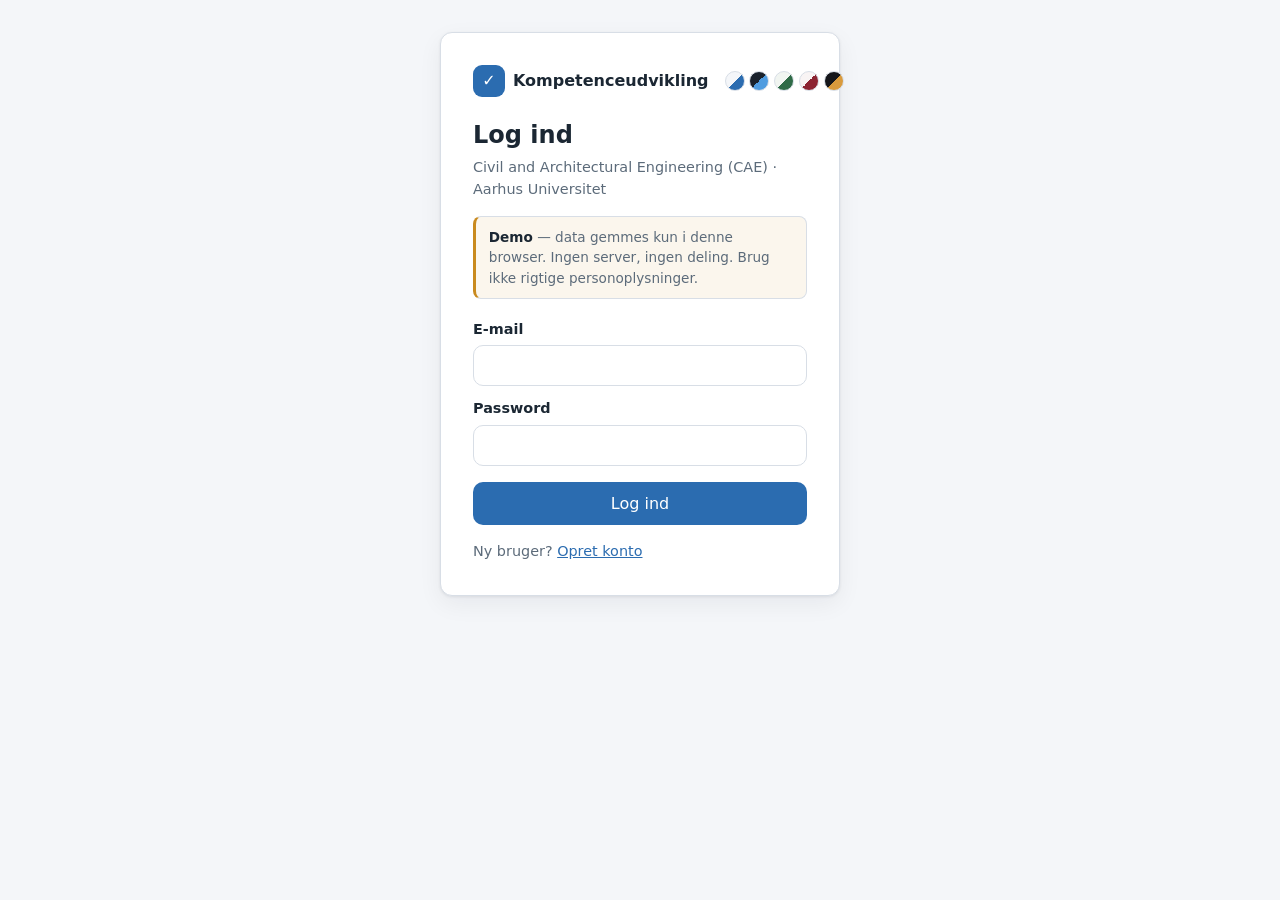
<file: index.html>
<!DOCTYPE html>
<html lang="da">
<head>
  <meta charset="UTF-8" />
  <meta name="viewport" content="width=device-width, initial-scale=1.0" />
  <meta name="color-scheme" content="light dark" />
  <title>Kompetenceudviklingsapp</title>
  <link rel="icon" href="data:image/svg+xml,%3Csvg xmlns='http://www.w3.org/2000/svg' viewBox='0 0 100 100'%3E%3Crect width='100' height='100' rx='20' fill='%232b6cb0'/%3E%3Cpath d='M28 54l16 16 30-38' stroke='white' stroke-width='10' fill='none' stroke-linecap='round' stroke-linejoin='round'/%3E%3C/svg%3E" />
  <link rel="stylesheet" href="css/styles.css" />
  <script>
    // Sæt valgt tema før første maling, så siden ikke blinker i det forkerte tema.
    try {
      var t = localStorage.getItem("kompudv-theme");
      if (t) document.documentElement.setAttribute("data-app-theme", t);
    } catch (e) { /* privat vindue */ }
  </script>
</head>
<body>
  <div id="app" hidden>

    <!-- ================= LOGIN ================= -->
    <section id="view-auth" class="view">
      <div class="auth-card">
        <div class="card-top">
          <div class="brand">
            <span class="brand-icon" aria-hidden="true">✓</span>
            <span class="brand-name">Kompetenceudvikling</span>
          </div>
          <div class="theme-picker" data-theme-picker role="group" aria-label="Vælg tema"></div>
        </div>
        <h1 id="auth-title">Log ind</h1>
        <p class="muted">Civil and Architectural Engineering (CAE) · Aarhus Universitet</p>

        <p class="demo-banner" hidden>
          <strong>Demo</strong> — data gemmes kun i denne browser. Ingen server, ingen deling.
          Brug ikke rigtige personoplysninger.
        </p>

        <form id="form-auth" novalidate>
          <label id="field-name" hidden>
            Navn
            <input type="text" name="fullName" autocomplete="name" />
          </label>
          <label>
            E-mail
            <input type="email" name="email" autocomplete="email" required />
          </label>
          <label>
            Password
            <input type="password" name="password" autocomplete="current-password" minlength="8" required />
          </label>
          <p id="auth-error" class="error" role="alert" hidden></p>
          <button type="submit" class="btn btn-primary" id="auth-submit">Log ind</button>
        </form>

        <p class="switch">
          <span id="switch-to-signup">
            Ny bruger? <button type="button" class="linklike" data-mode="signup">Opret konto</button>
          </span>
          <span id="switch-to-login" hidden>
            Har du en konto? <button type="button" class="linklike" data-mode="login">Log ind</button>
          </span>
        </p>
      </div>
    </section>

    <!-- ================= APP ================= -->
    <section id="view-main" class="view" hidden>
      <header class="topbar">
        <button id="app-icon" class="app-icon" title="Kompetenceudvikling" aria-label="App-ikon">✓</button>
        <div class="topbar-title">Kompetenceudvikling</div>
        <div class="topbar-right">
          <div class="theme-picker" data-theme-picker role="group" aria-label="Vælg tema"></div>
          <span id="who" class="muted"></span>
          <button id="btn-logout" class="btn btn-ghost">Log ud</button>
        </div>
      </header>

      <main class="container">
        <p class="demo-banner" hidden>
          <strong>Demo</strong> — data gemmes kun i denne browser. Ingen server, ingen deling.
          Brug ikke rigtige personoplysninger.
        </p>

        <p class="intro">Velkommen til din Kompetenceudviklingsapp</p>

        <div class="grid">
          <div class="panel" id="panel-form">
            <h2 id="form-heading">Ny registrering</h2>
            <form id="form-competence" novalidate>
              <label>
                Dato
                <input type="date" name="activity_date" required />
              </label>
              <div class="row-2">
                <label>
                  Varighed
                  <input type="number" name="duration_value" min="0" step="0.5" inputmode="decimal" required />
                </label>
                <label>
                  Enhed
                  <select name="duration_unit">
                    <option value="timer">timer</option>
                    <option value="dage">dage</option>
                  </select>
                </label>
              </div>
              <label>
                Aktivitetstype
                <select name="activity_type" required>
                  <option value="Kursus m/ bevis">Kursus m/ bevis</option>
                  <option value="Kursus">Kursus</option>
                  <option value="Praktik">Praktik</option>
                  <option value="Andet">Andet</option>
                </select>
              </label>
              <label>
                Titel
                <textarea name="title" rows="3" required placeholder="Beskriv aktiviteten…"></textarea>
              </label>
              <p id="competence-error" class="error" role="alert" hidden></p>
              <div class="form-actions">
                <button type="submit" class="btn btn-primary" id="competence-submit">Gem registrering</button>
                <button type="button" class="btn btn-ghost" id="competence-cancel" hidden>Annullér</button>
              </div>
            </form>
          </div>

          <div class="panel">
            <h2>Mine registreringer <span id="count-badge" class="badge">0</span></h2>
            <div id="competence-list" class="list">
              <p class="muted">Ingen registreringer endnu.</p>
            </div>
          </div>
        </div>
      </main>
    </section>

    <!-- ================= ADMIN ================= -->
    <section id="view-admin" class="view" hidden>
      <header class="topbar topbar-admin">
        <button id="admin-back" class="btn btn-ghost">← Tilbage</button>
        <div class="topbar-title">Admin</div>
        <div class="topbar-right">
          <div class="theme-picker" data-theme-picker role="group" aria-label="Vælg tema"></div>
        </div>
      </header>

      <main class="container">
        <div class="grid">
          <div class="panel">
            <h2>Brugere</h2>
            <div id="admin-users" class="list"><p class="muted">Indlæser…</p></div>
          </div>
          <div class="panel">
            <div class="panel-head">
              <h2 id="admin-detail-title">Vælg en bruger</h2>
              <button id="admin-export" class="btn btn-primary" hidden>Eksportér CSV</button>
            </div>
            <div id="admin-detail" class="list"><p class="muted">—</p></div>
          </div>
        </div>
      </main>
    </section>

  </div>

  <!-- Admin-oplåsning: dialog efter 7 klik -->
  <dialog id="admin-dialog">
    <form method="dialog" id="form-admin-unlock">
      <h2>Admin-adgang</h2>
      <label>
        Password
        <input type="password" name="password" autocomplete="off" />
      </label>
      <p id="admin-unlock-error" class="error" hidden>Forkert password.</p>
      <menu>
        <button value="cancel" class="btn btn-ghost">Annullér</button>
        <button value="ok" class="btn btn-primary" id="admin-unlock-ok">Lås op</button>
      </menu>
    </form>
  </dialog>

  <noscript><p style="padding:2rem">Denne app kræver JavaScript.</p></noscript>
  <script type="module" src="js/app.js"></script>
</body>
</html>
</file>
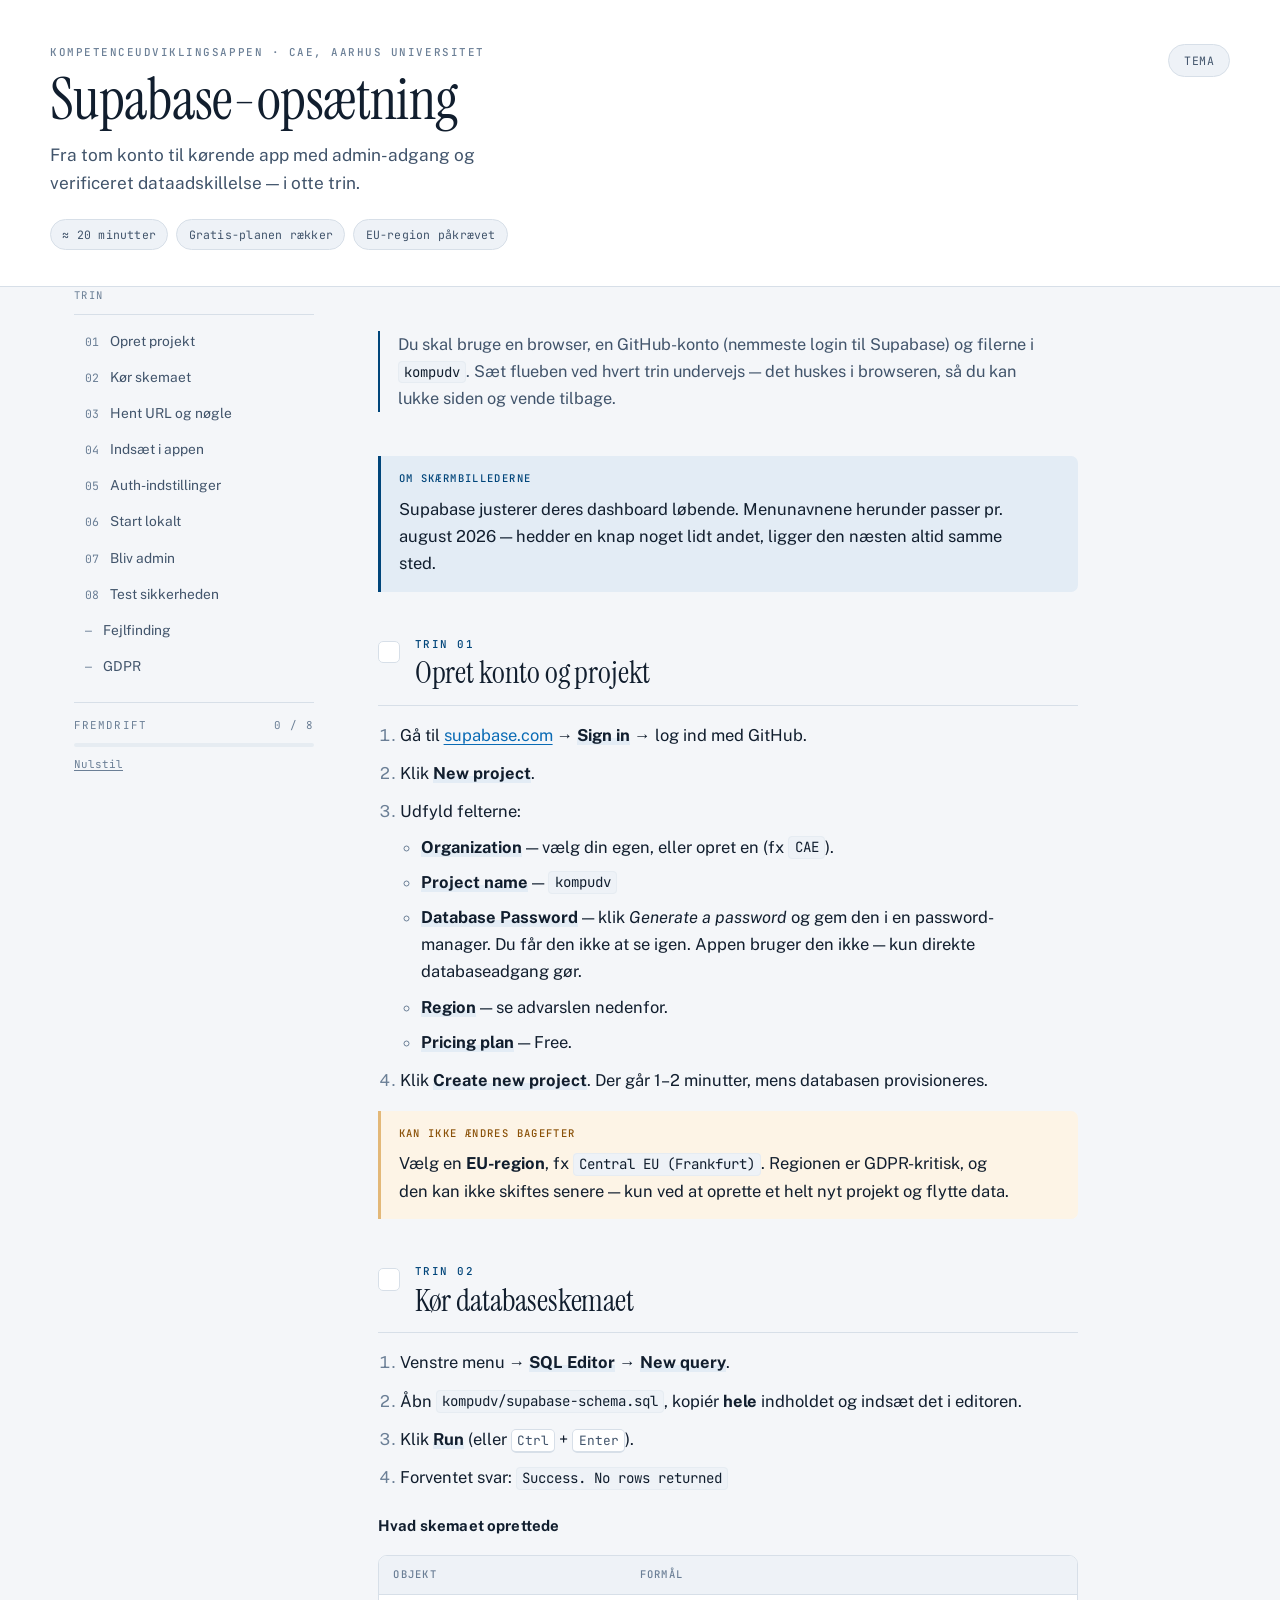
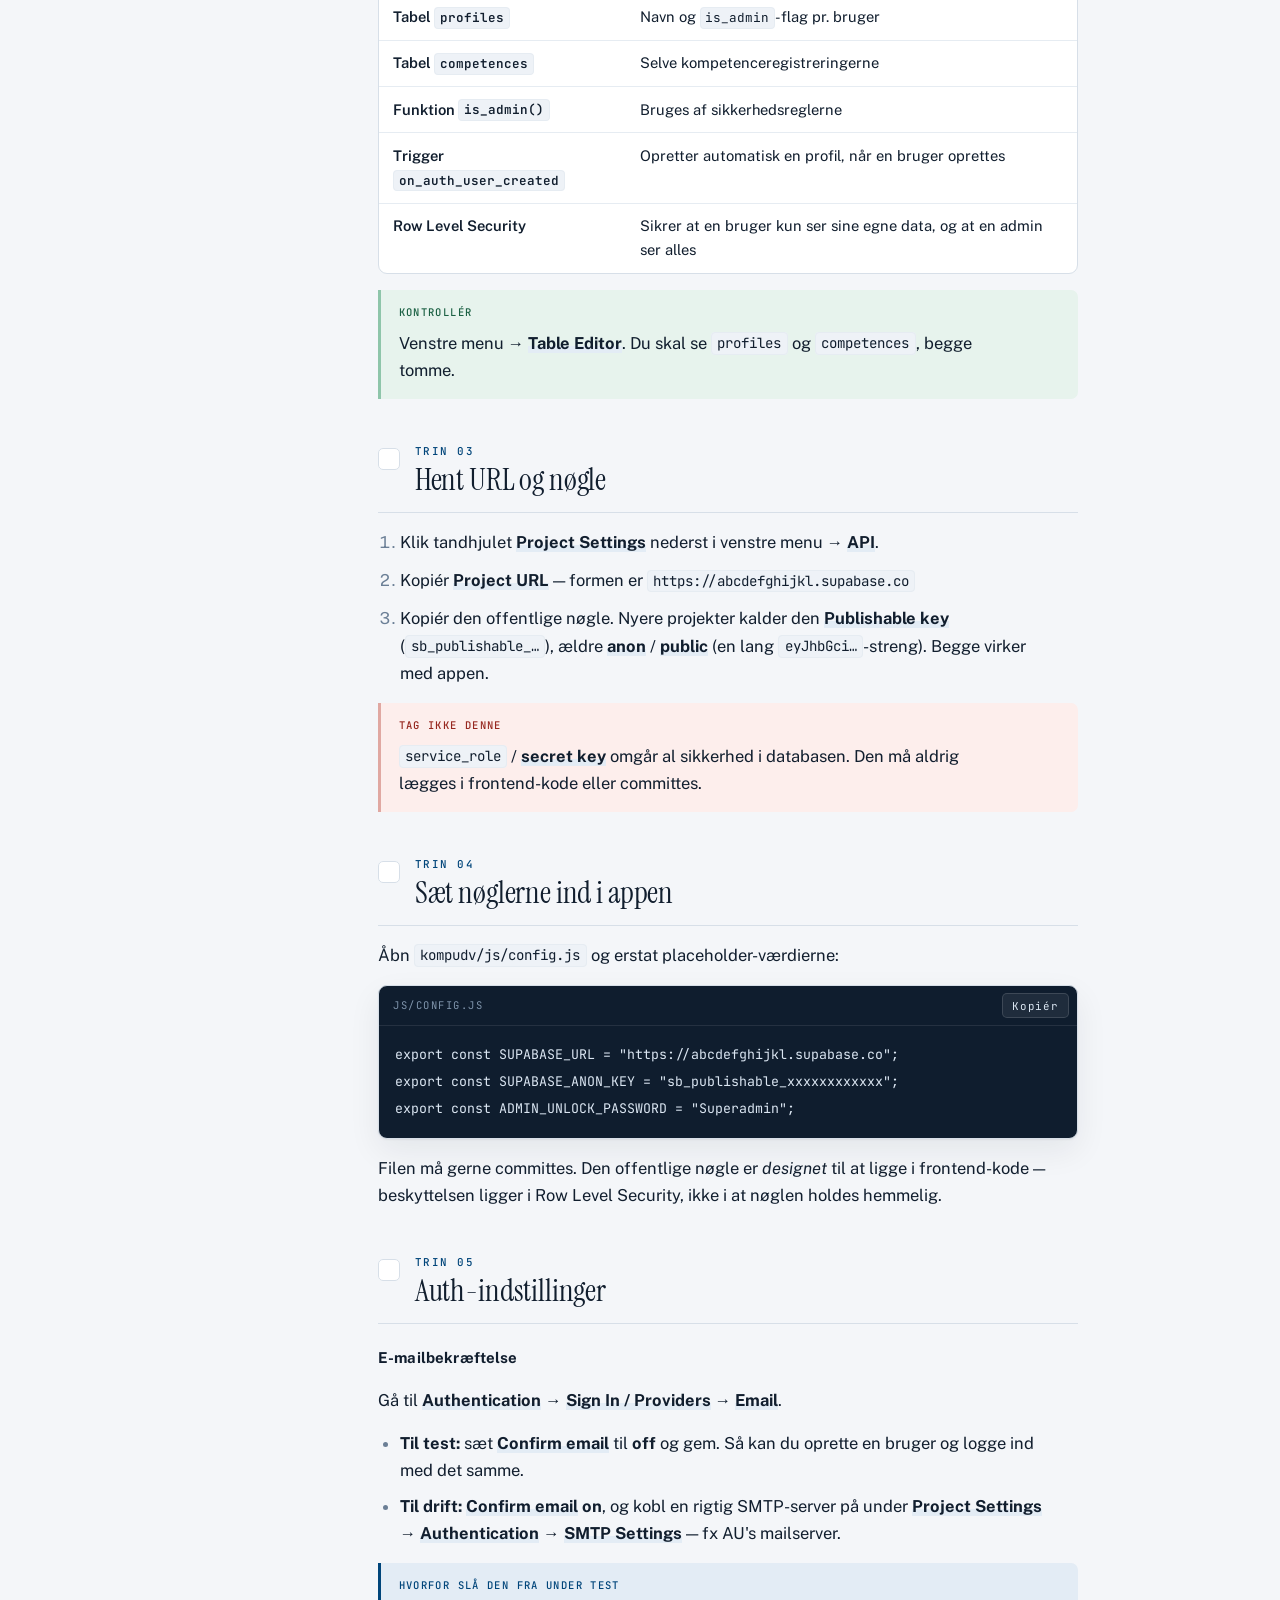
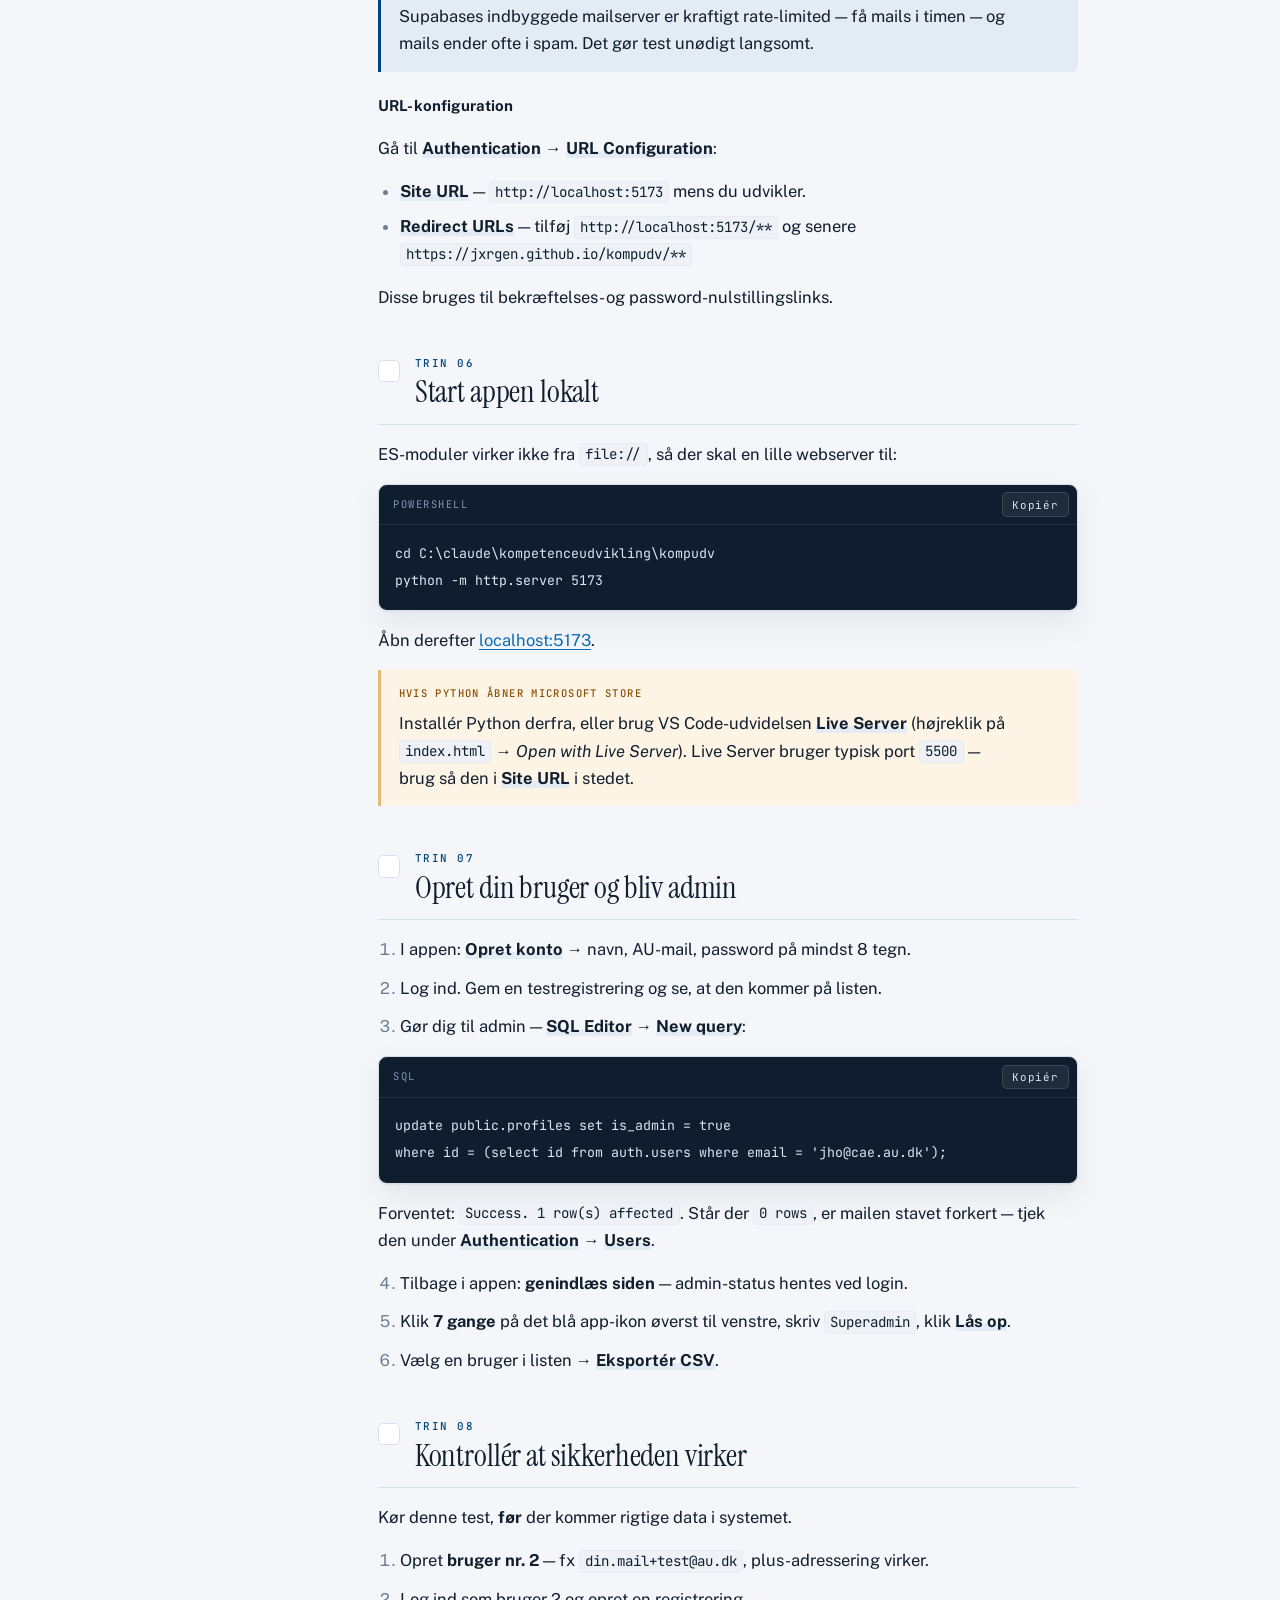
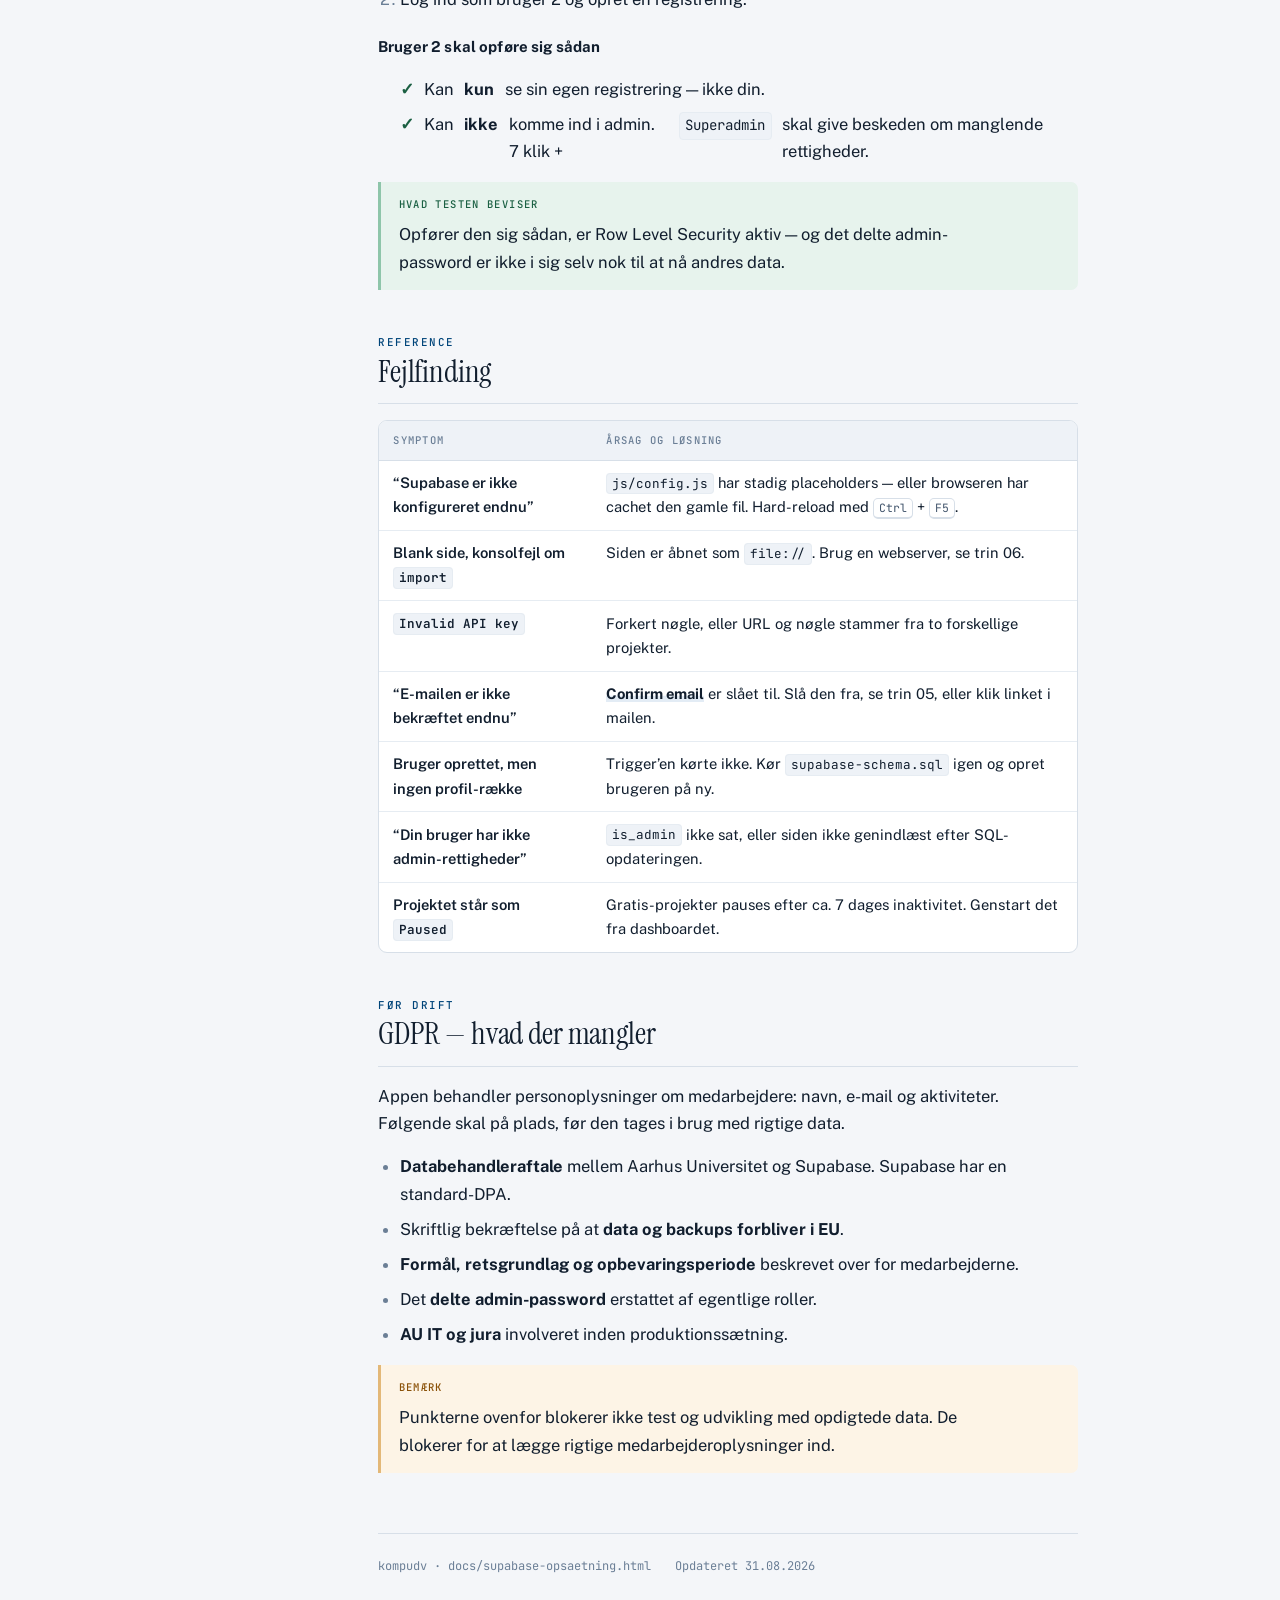
<file: docs/supabase-opsaetning.html>
<!DOCTYPE html>
<html lang="da">
<head>
<meta charset="UTF-8">
<meta name="viewport" content="width=device-width, initial-scale=1">
<title>Supabase-opsætning til kompudv</title>
<meta name="description" content="Trin-for-trin opsætning af Supabase til kompetenceudviklingsappen.">
<link rel="preconnect" href="https://fonts.googleapis.com">
<link rel="preconnect" href="https://fonts.gstatic.com" crossorigin>
<link rel="stylesheet" href="https://fonts.googleapis.com/css2?family=Instrument+Serif:ital@0;1&family=Public+Sans:wght@400;500;600;700&family=JetBrains+Mono:wght@400;500&display=swap">
<style>
/* ── Tokens ─────────────────────────────────────────────── */
:root{
  --ground:#f4f6f9; --surface:#ffffff; --surface-2:#eef2f7;
  --ink:#111e2e; --ink-2:#41546b; --ink-3:#6b7f96;
  --rule:#d7dfe8; --rule-soft:#e6ecf2;
  --accent:#00457a; --accent-2:#0a6bb5; --accent-soft:#e3ecf5;
  --warn:#8a5108; --warn-soft:#fdf4e6; --warn-rule:#e3b878;
  --danger:#96271f; --danger-soft:#fdeeec; --danger-rule:#e0a8a2;
  --ok:#1b6043; --ok-soft:#e7f3ed; --ok-rule:#8ec5aa;
  --code-bg:#0f1d2e; --code-ink:#dbe6f2; --code-dim:#7f94ab;
  --shadow:0 1px 2px rgba(17,30,46,.06), 0 12px 32px rgba(17,30,46,.07);
  --serif:"Instrument Serif", Georgia, "Times New Roman", serif;
  --sans:"Public Sans", -apple-system, "Segoe UI", Roboto, Helvetica, Arial, sans-serif;
  --mono:"JetBrains Mono", ui-monospace, "Cascadia Mono", Consolas, monospace;
}
@media (prefers-color-scheme: dark){
  :root:not([data-theme="light"]){
    --ground:#0c141f; --surface:#131e2c; --surface-2:#1a2837;
    --ink:#e2eaf3; --ink-2:#a8bacd; --ink-3:#7d92a8;
    --rule:#2a3a4c; --rule-soft:#1f2d3d;
    --accent:#6fb0ea; --accent-2:#8ec4f5; --accent-soft:#16273a;
    --warn:#e0a960; --warn-soft:#26200f; --warn-rule:#6b4f22;
    --danger:#e88b82; --danger-soft:#291614; --danger-rule:#6e332d;
    --ok:#78c39f; --ok-soft:#11261c; --ok-rule:#2f5a44;
    --code-bg:#08111c; --code-ink:#cfdcea; --code-dim:#68809a;
    --shadow:0 1px 2px rgba(0,0,0,.4), 0 12px 32px rgba(0,0,0,.32);
  }
}
:root[data-theme="dark"]{
  --ground:#0c141f; --surface:#131e2c; --surface-2:#1a2837;
  --ink:#e2eaf3; --ink-2:#a8bacd; --ink-3:#7d92a8;
  --rule:#2a3a4c; --rule-soft:#1f2d3d;
  --accent:#6fb0ea; --accent-2:#8ec4f5; --accent-soft:#16273a;
  --warn:#e0a960; --warn-soft:#26200f; --warn-rule:#6b4f22;
  --danger:#e88b82; --danger-soft:#291614; --danger-rule:#6e332d;
  --ok:#78c39f; --ok-soft:#11261c; --ok-rule:#2f5a44;
  --code-bg:#08111c; --code-ink:#cfdcea; --code-dim:#68809a;
  --shadow:0 1px 2px rgba(0,0,0,.4), 0 12px 32px rgba(0,0,0,.32);
}

/* ── Base ───────────────────────────────────────────────── */
*{box-sizing:border-box;margin:0;padding:0}
html{scroll-behavior:smooth;scroll-padding-top:1.5rem}
body{
  background:var(--ground); color:var(--ink);
  font-family:var(--sans); font-size:16.5px; line-height:1.65;
  -webkit-font-smoothing:antialiased;
}
a{color:var(--accent-2); text-underline-offset:3px; text-decoration-thickness:1px}
a:hover{color:var(--accent)}
:focus-visible{outline:2px solid var(--accent-2); outline-offset:2px; border-radius:3px}
@media (prefers-reduced-motion:reduce){
  html{scroll-behavior:auto}
  *{animation-duration:.01ms !important; transition-duration:.01ms !important}
}

/* ── Skelet ─────────────────────────────────────────────── */
.wrap{max-width:1180px; margin:0 auto; padding:0 1.5rem}
.layout{display:grid; grid-template-columns:1fr; gap:3rem; padding-bottom:6rem}
@media (min-width:1060px){
  .layout{grid-template-columns:15rem minmax(0,1fr); gap:4rem}
}

/* ── Hoved ──────────────────────────────────────────────── */
.masthead{border-bottom:1px solid var(--rule); background:var(--surface)}
.masthead-in{display:flex; align-items:flex-start; gap:1.5rem; padding:2.75rem 0 2.25rem; flex-wrap:wrap}
.masthead-text{flex:1 1 22rem; min-width:0}
.eyebrow{
  font-family:var(--mono); font-size:.68rem; font-weight:500;
  letter-spacing:.14em; text-transform:uppercase; color:var(--ink-3);
}
h1{
  font-family:var(--serif); font-weight:400; font-size:clamp(2.4rem,5.5vw,3.6rem);
  line-height:1.05; letter-spacing:-.01em; text-wrap:balance;
  margin:.5rem 0 .65rem; color:var(--ink);
}
.standfirst{font-size:1.08rem; color:var(--ink-2); max-width:46ch}
.facts{display:flex; gap:.5rem; flex-wrap:wrap; margin-top:1.35rem}
.fact{
  font-family:var(--mono); font-size:.72rem; letter-spacing:.02em;
  border:1px solid var(--rule); border-radius:999px;
  padding:.3rem .7rem; color:var(--ink-2); background:var(--surface-2);
}
.theme-btn{
  font-family:var(--mono); font-size:.72rem; letter-spacing:.06em; text-transform:uppercase;
  background:var(--surface-2); color:var(--ink-2); border:1px solid var(--rule);
  border-radius:999px; padding:.5rem .9rem; cursor:pointer; transition:background .15s, color .15s;
}
.theme-btn:hover{background:var(--accent-soft); color:var(--accent)}

/* ── Indholdsfortegnelse ────────────────────────────────── */
.toc{font-size:.86rem}
@media (min-width:1060px){
  .toc{position:sticky; top:1.75rem; align-self:start; max-height:calc(100vh - 3.5rem); overflow-y:auto}
}
.toc-head{
  font-family:var(--mono); font-size:.66rem; letter-spacing:.14em; text-transform:uppercase;
  color:var(--ink-3); padding-bottom:.6rem; border-bottom:1px solid var(--rule); margin-bottom:.5rem;
}
.toc ol{list-style:none; display:flex; flex-direction:column}
.toc a{
  display:flex; gap:.7rem; align-items:baseline;
  padding:.42rem .55rem; border-radius:6px; text-decoration:none;
  color:var(--ink-2); border-left:2px solid transparent; transition:background .15s, color .15s;
}
.toc a:hover{background:var(--surface-2); color:var(--ink)}
.toc a.is-current{color:var(--accent); background:var(--accent-soft); border-left-color:var(--accent); font-weight:600}
.toc-num{font-family:var(--mono); font-size:.72rem; color:var(--ink-3); font-variant-numeric:tabular-nums}
.toc a.is-current .toc-num{color:var(--accent)}
.toc-done{opacity:.5}
.progress{margin-top:1.1rem; padding-top:.9rem; border-top:1px solid var(--rule)}
.progress-label{
  font-family:var(--mono); font-size:.68rem; letter-spacing:.1em; text-transform:uppercase;
  color:var(--ink-3); display:flex; justify-content:space-between; gap:.5rem;
}
.progress-track{height:4px; border-radius:2px; background:var(--rule-soft); margin-top:.5rem; overflow:hidden}
.progress-bar{height:100%; width:0; background:var(--accent); transition:width .3s ease}
.progress-reset{
  margin-top:.6rem; font-family:var(--mono); font-size:.68rem; color:var(--ink-3);
  background:none; border:none; padding:0; cursor:pointer; text-decoration:underline; text-underline-offset:2px;
}
.progress-reset:hover{color:var(--accent)}

/* ── Indhold ────────────────────────────────────────────── */
.content{max-width:70ch; display:flex; flex-direction:column; gap:2.75rem; padding-top:2.75rem}
.lede{
  font-size:1.02rem; color:var(--ink-2);
  border-left:2px solid var(--accent); padding-left:1.1rem;
}

.step{scroll-margin-top:1.5rem; display:flex; flex-direction:column; gap:1rem}
.step-head{
  display:flex; align-items:flex-start; gap:.9rem;
  padding-bottom:.85rem; border-bottom:1px solid var(--rule);
}
.step-check{
  appearance:none; flex:none; width:1.4rem; height:1.4rem; margin-top:.32rem;
  border:1.5px solid var(--rule); border-radius:5px; background:var(--surface);
  cursor:pointer; position:relative; transition:background .15s, border-color .15s;
}
.step-check:hover{border-color:var(--accent)}
.step-check:checked{background:var(--accent); border-color:var(--accent)}
.step-check:checked::after{
  content:""; position:absolute; left:.44rem; top:.18rem;
  width:.28rem; height:.6rem; border:solid var(--surface);
  border-width:0 2px 2px 0; transform:rotate(42deg);
}
.step-titles{flex:1 1 auto; min-width:0}
.step-num{
  font-family:var(--mono); font-size:.68rem; font-weight:500;
  letter-spacing:.14em; text-transform:uppercase; color:var(--accent);
}
h2{
  font-family:var(--serif); font-weight:400; font-size:1.95rem; line-height:1.15;
  letter-spacing:-.005em; text-wrap:balance; margin-top:.1rem; color:var(--ink);
}
.step.is-done .step-titles{opacity:.55}
h3{
  font-size:.94rem; font-weight:700; letter-spacing:.01em; color:var(--ink);
  margin-top:.4rem;
}
p{max-width:68ch}
.step ul, .step ol{padding-left:1.35rem; display:flex; flex-direction:column; gap:.5rem; max-width:68ch}
.step li::marker{color:var(--ink-3)}
.step ol{gap:.7rem}
li > ul{margin-top:.5rem}

/* ── Inline-elementer ───────────────────────────────────── */
code{
  font-family:var(--mono); font-size:.855em;
  background:var(--surface-2); border:1px solid var(--rule-soft);
  border-radius:4px; padding:.1em .38em; color:var(--ink);
}
kbd{
  font-family:var(--mono); font-size:.78em; background:var(--surface);
  border:1px solid var(--rule); border-bottom-width:2px; border-radius:5px;
  padding:.12em .42em; color:var(--ink-2); white-space:nowrap;
}
.ui{
  font-weight:700; color:var(--ink);
  box-shadow:inset 0 -.42em 0 var(--accent-soft);
}
strong{font-weight:700; color:var(--ink)}

/* ── Kodeblokke ─────────────────────────────────────────── */
.code{
  background:var(--code-bg); border-radius:9px; overflow:hidden;
  border:1px solid var(--rule); box-shadow:var(--shadow);
}
.code-bar{
  display:flex; align-items:center; justify-content:space-between; gap:1rem;
  padding:.45rem .5rem .45rem .9rem; border-bottom:1px solid rgba(255,255,255,.09);
}
.code-lang{
  font-family:var(--mono); font-size:.66rem; letter-spacing:.14em;
  text-transform:uppercase; color:var(--code-dim);
}
.copy{
  font-family:var(--mono); font-size:.68rem; letter-spacing:.06em;
  background:rgba(255,255,255,.07); color:var(--code-ink);
  border:1px solid rgba(255,255,255,.13); border-radius:5px;
  padding:.28rem .6rem; cursor:pointer; transition:background .15s;
}
.copy:hover{background:rgba(255,255,255,.15)}
.copy.is-ok{color:#8ddcb0; border-color:rgba(141,220,176,.4)}
.code pre{overflow-x:auto; padding:.9rem 1rem 1rem}
.code code{
  background:none; border:none; padding:0; color:var(--code-ink);
  font-size:.83rem; line-height:1.7; white-space:pre;
}

/* ── Callouts ───────────────────────────────────────────── */
.callout{
  border-left:3px solid var(--accent); background:var(--accent-soft);
  border-radius:0 7px 7px 0; padding:.9rem 1.1rem;
  display:flex; flex-direction:column; gap:.5rem;
}
.callout p{max-width:62ch}
.callout-tag{
  font-family:var(--mono); font-size:.66rem; letter-spacing:.13em;
  text-transform:uppercase; color:var(--accent); font-weight:500;
}
.callout--warn{border-left-color:var(--warn-rule); background:var(--warn-soft)}
.callout--warn .callout-tag{color:var(--warn)}
.callout--danger{border-left-color:var(--danger-rule); background:var(--danger-soft)}
.callout--danger .callout-tag{color:var(--danger)}
.callout--ok{border-left-color:var(--ok-rule); background:var(--ok-soft)}
.callout--ok .callout-tag{color:var(--ok)}

/* ── Tabeller ───────────────────────────────────────────── */
.table-scroll{overflow-x:auto; border:1px solid var(--rule); border-radius:9px; background:var(--surface)}
table{border-collapse:collapse; width:100%; font-size:.92rem; min-width:32rem}
th,td{text-align:left; padding:.65rem .9rem; border-bottom:1px solid var(--rule-soft); vertical-align:top}
thead th{
  font-family:var(--mono); font-size:.66rem; letter-spacing:.12em; text-transform:uppercase;
  color:var(--ink-3); font-weight:500; background:var(--surface-2);
  border-bottom:1px solid var(--rule); white-space:nowrap;
}
tbody tr:last-child td{border-bottom:none}
tbody tr:hover{background:var(--surface-2)}
td:first-child{font-weight:600; color:var(--ink)}

/* ── Tjekliste (verifikation) ───────────────────────────── */
.verify{list-style:none; padding-left:0; display:flex; flex-direction:column; gap:.6rem}
.verify li{display:flex; gap:.65rem; align-items:baseline}
.verify li::before{content:"✓"; color:var(--ok); font-weight:700; flex:none}

/* ── Afslutning ─────────────────────────────────────────── */
.colophon{
  border-top:1px solid var(--rule); padding-top:1.4rem; margin-top:1rem;
  font-size:.84rem; color:var(--ink-3); display:flex; flex-wrap:wrap; gap:.4rem 1.5rem;
}
.colophon span{font-family:var(--mono); font-size:.75rem}

/* ── Print ──────────────────────────────────────────────── */
@media print{
  body{background:#fff; color:#000; font-size:10.5pt}
  .toc, .theme-btn, .copy, .progress{display:none}
  .layout{grid-template-columns:1fr; gap:0}
  .code{box-shadow:none}
  .step{break-inside:avoid; page-break-inside:avoid}
  a{color:#000; text-decoration:underline}
}
</style>
</head>
<body>

<header class="masthead">
  <div class="wrap masthead-in">
    <div class="masthead-text">
      <div class="eyebrow">Kompetenceudviklingsappen · CAE, Aarhus Universitet</div>
      <h1>Supabase-opsætning</h1>
      <p class="standfirst">Fra tom konto til kørende app med admin-adgang og verificeret dataadskillelse — i otte trin.</p>
      <div class="facts">
        <span class="fact">≈ 20 minutter</span>
        <span class="fact">Gratis-planen rækker</span>
        <span class="fact">EU-region påkrævet</span>
      </div>
    </div>
    <button class="theme-btn" id="theme-btn" type="button" aria-label="Skift mellem lyst og mørkt tema">Tema</button>
  </div>
</header>

<div class="wrap layout">

  <nav class="toc" aria-label="Indhold">
    <div class="toc-head">Trin</div>
    <ol id="toc-list">
      <li><a href="#trin-1"><span class="toc-num">01</span><span>Opret projekt</span></a></li>
      <li><a href="#trin-2"><span class="toc-num">02</span><span>Kør skemaet</span></a></li>
      <li><a href="#trin-3"><span class="toc-num">03</span><span>Hent URL og nøgle</span></a></li>
      <li><a href="#trin-4"><span class="toc-num">04</span><span>Indsæt i appen</span></a></li>
      <li><a href="#trin-5"><span class="toc-num">05</span><span>Auth-indstillinger</span></a></li>
      <li><a href="#trin-6"><span class="toc-num">06</span><span>Start lokalt</span></a></li>
      <li><a href="#trin-7"><span class="toc-num">07</span><span>Bliv admin</span></a></li>
      <li><a href="#trin-8"><span class="toc-num">08</span><span>Test sikkerheden</span></a></li>
      <li><a href="#fejlfinding"><span class="toc-num">—</span><span>Fejlfinding</span></a></li>
      <li><a href="#gdpr"><span class="toc-num">—</span><span>GDPR</span></a></li>
    </ol>
    <div class="progress">
      <div class="progress-label"><span>Fremdrift</span><span id="progress-count">0 / 8</span></div>
      <div class="progress-track"><div class="progress-bar" id="progress-bar"></div></div>
      <button class="progress-reset" id="progress-reset" type="button">Nulstil</button>
    </div>
  </nav>

  <main class="content">

    <p class="lede">Du skal bruge en browser, en GitHub-konto (nemmeste login til Supabase) og filerne i <code>kompudv</code>. Sæt flueben ved hvert trin undervejs — det huskes i browseren, så du kan lukke siden og vende tilbage.</p>

    <div class="callout">
      <span class="callout-tag">Om skærmbillederne</span>
      <p>Supabase justerer deres dashboard løbende. Menunavnene herunder passer pr. august 2026 — hedder en knap noget lidt andet, ligger den næsten altid samme sted.</p>
    </div>

    <!-- TRIN 1 -->
    <section class="step" id="trin-1">
      <div class="step-head">
        <input type="checkbox" class="step-check" data-step="1" aria-label="Markér trin 1 som færdigt">
        <div class="step-titles">
          <div class="step-num">Trin 01</div>
          <h2>Opret konto og projekt</h2>
        </div>
      </div>
      <ol>
        <li>Gå til <a href="https://supabase.com" target="_blank" rel="noopener">supabase.com</a> → <span class="ui">Sign in</span> → log ind med GitHub.</li>
        <li>Klik <span class="ui">New project</span>.</li>
        <li>Udfyld felterne:
          <ul>
            <li><span class="ui">Organization</span> — vælg din egen, eller opret en (fx <code>CAE</code>).</li>
            <li><span class="ui">Project name</span> — <code>kompudv</code></li>
            <li><span class="ui">Database Password</span> — klik <em>Generate a password</em> og gem den i en password-manager. Du får den ikke at se igen. Appen bruger den ikke — kun direkte databaseadgang gør.</li>
            <li><span class="ui">Region</span> — se advarslen nedenfor.</li>
            <li><span class="ui">Pricing plan</span> — Free.</li>
          </ul>
        </li>
        <li>Klik <span class="ui">Create new project</span>. Der går 1–2 minutter, mens databasen provisioneres.</li>
      </ol>
      <div class="callout callout--warn">
        <span class="callout-tag">Kan ikke ændres bagefter</span>
        <p>Vælg en <strong>EU-region</strong>, fx <code>Central EU (Frankfurt)</code>. Regionen er GDPR-kritisk, og den kan ikke skiftes senere — kun ved at oprette et helt nyt projekt og flytte data.</p>
      </div>
    </section>

    <!-- TRIN 2 -->
    <section class="step" id="trin-2">
      <div class="step-head">
        <input type="checkbox" class="step-check" data-step="2" aria-label="Markér trin 2 som færdigt">
        <div class="step-titles">
          <div class="step-num">Trin 02</div>
          <h2>Kør databaseskemaet</h2>
        </div>
      </div>
      <ol>
        <li>Venstre menu → <span class="ui">SQL Editor</span> → <span class="ui">New query</span>.</li>
        <li>Åbn <code>kompudv/supabase-schema.sql</code>, kopiér <strong>hele</strong> indholdet og indsæt det i editoren.</li>
        <li>Klik <span class="ui">Run</span> (eller <kbd>Ctrl</kbd> + <kbd>Enter</kbd>).</li>
        <li>Forventet svar: <code>Success. No rows returned</code></li>
      </ol>
      <h3>Hvad skemaet oprettede</h3>
      <div class="table-scroll">
        <table>
          <thead><tr><th>Objekt</th><th>Formål</th></tr></thead>
          <tbody>
            <tr><td>Tabel <code>profiles</code></td><td>Navn og <code>is_admin</code>-flag pr. bruger</td></tr>
            <tr><td>Tabel <code>competences</code></td><td>Selve kompetenceregistreringerne</td></tr>
            <tr><td>Funktion <code>is_admin()</code></td><td>Bruges af sikkerhedsreglerne</td></tr>
            <tr><td>Trigger <code>on_auth_user_created</code></td><td>Opretter automatisk en profil, når en bruger oprettes</td></tr>
            <tr><td>Row Level Security</td><td>Sikrer at en bruger kun ser sine egne data, og at en admin ser alles</td></tr>
          </tbody>
        </table>
      </div>
      <div class="callout callout--ok">
        <span class="callout-tag">Kontrollér</span>
        <p>Venstre menu → <span class="ui">Table Editor</span>. Du skal se <code>profiles</code> og <code>competences</code>, begge tomme.</p>
      </div>
    </section>

    <!-- TRIN 3 -->
    <section class="step" id="trin-3">
      <div class="step-head">
        <input type="checkbox" class="step-check" data-step="3" aria-label="Markér trin 3 som færdigt">
        <div class="step-titles">
          <div class="step-num">Trin 03</div>
          <h2>Hent URL og nøgle</h2>
        </div>
      </div>
      <ol>
        <li>Klik tandhjulet <span class="ui">Project Settings</span> nederst i venstre menu → <span class="ui">API</span>.</li>
        <li>Kopiér <span class="ui">Project URL</span> — formen er <code>https://abcdefghijkl.supabase.co</code></li>
        <li>Kopiér den offentlige nøgle. Nyere projekter kalder den <span class="ui">Publishable key</span> (<code>sb_publishable_…</code>), ældre <span class="ui">anon</span> / <span class="ui">public</span> (en lang <code>eyJhbGci…</code>-streng). Begge virker med appen.</li>
      </ol>
      <div class="callout callout--danger">
        <span class="callout-tag">Tag ikke denne</span>
        <p><code>service_role</code> / <span class="ui">secret key</span> omgår al sikkerhed i databasen. Den må aldrig lægges i frontend-kode eller committes.</p>
      </div>
    </section>

    <!-- TRIN 4 -->
    <section class="step" id="trin-4">
      <div class="step-head">
        <input type="checkbox" class="step-check" data-step="4" aria-label="Markér trin 4 som færdigt">
        <div class="step-titles">
          <div class="step-num">Trin 04</div>
          <h2>Sæt nøglerne ind i appen</h2>
        </div>
      </div>
      <p>Åbn <code>kompudv/js/config.js</code> og erstat placeholder-værdierne:</p>
      <div class="code">
        <div class="code-bar"><span class="code-lang">js/config.js</span><button class="copy" type="button">Kopiér</button></div>
        <pre><code>export const SUPABASE_URL = "https://abcdefghijkl.supabase.co";
export const SUPABASE_ANON_KEY = "sb_publishable_xxxxxxxxxxxx";
export const ADMIN_UNLOCK_PASSWORD = "Superadmin";</code></pre>
      </div>
      <p>Filen må gerne committes. Den offentlige nøgle er <em>designet</em> til at ligge i frontend-kode — beskyttelsen ligger i Row Level Security, ikke i at nøglen holdes hemmelig.</p>
    </section>

    <!-- TRIN 5 -->
    <section class="step" id="trin-5">
      <div class="step-head">
        <input type="checkbox" class="step-check" data-step="5" aria-label="Markér trin 5 som færdigt">
        <div class="step-titles">
          <div class="step-num">Trin 05</div>
          <h2>Auth-indstillinger</h2>
        </div>
      </div>
      <h3>E-mailbekræftelse</h3>
      <p>Gå til <span class="ui">Authentication</span> → <span class="ui">Sign In / Providers</span> → <span class="ui">Email</span>.</p>
      <ul>
        <li><strong>Til test:</strong> sæt <span class="ui">Confirm email</span> til <strong>off</strong> og gem. Så kan du oprette en bruger og logge ind med det samme.</li>
        <li><strong>Til drift:</strong> <span class="ui">Confirm email</span> <strong>on</strong>, og kobl en rigtig SMTP-server på under <span class="ui">Project Settings</span> → <span class="ui">Authentication</span> → <span class="ui">SMTP Settings</span> — fx AU's mailserver.</li>
      </ul>
      <div class="callout">
        <span class="callout-tag">Hvorfor slå den fra under test</span>
        <p>Supabases indbyggede mailserver er kraftigt rate-limited — få mails i timen — og mails ender ofte i spam. Det gør test unødigt langsomt.</p>
      </div>
      <h3>URL-konfiguration</h3>
      <p>Gå til <span class="ui">Authentication</span> → <span class="ui">URL Configuration</span>:</p>
      <ul>
        <li><span class="ui">Site URL</span> — <code>http://localhost:5173</code> mens du udvikler.</li>
        <li><span class="ui">Redirect URLs</span> — tilføj <code>http://localhost:5173/**</code> og senere <code>https://jxrgen.github.io/kompudv/**</code></li>
      </ul>
      <p>Disse bruges til bekræftelses- og password-nulstillingslinks.</p>
    </section>

    <!-- TRIN 6 -->
    <section class="step" id="trin-6">
      <div class="step-head">
        <input type="checkbox" class="step-check" data-step="6" aria-label="Markér trin 6 som færdigt">
        <div class="step-titles">
          <div class="step-num">Trin 06</div>
          <h2>Start appen lokalt</h2>
        </div>
      </div>
      <p>ES-moduler virker ikke fra <code>file://</code>, så der skal en lille webserver til:</p>
      <div class="code">
        <div class="code-bar"><span class="code-lang">PowerShell</span><button class="copy" type="button">Kopiér</button></div>
        <pre><code>cd C:\claude\kompetenceudvikling\kompudv
python -m http.server 5173</code></pre>
      </div>
      <p>Åbn derefter <a href="http://localhost:5173" target="_blank" rel="noopener">localhost:5173</a>.</p>
      <div class="callout callout--warn">
        <span class="callout-tag">Hvis python åbner Microsoft Store</span>
        <p>Installér Python derfra, eller brug VS Code-udvidelsen <span class="ui">Live Server</span> (højreklik på <code>index.html</code> → <em>Open with Live Server</em>). Live Server bruger typisk port <code>5500</code> — brug så den i <span class="ui">Site URL</span> i stedet.</p>
      </div>
    </section>

    <!-- TRIN 7 -->
    <section class="step" id="trin-7">
      <div class="step-head">
        <input type="checkbox" class="step-check" data-step="7" aria-label="Markér trin 7 som færdigt">
        <div class="step-titles">
          <div class="step-num">Trin 07</div>
          <h2>Opret din bruger og bliv admin</h2>
        </div>
      </div>
      <ol>
        <li>I appen: <span class="ui">Opret konto</span> → navn, AU-mail, password på mindst 8 tegn.</li>
        <li>Log ind. Gem en testregistrering og se, at den kommer på listen.</li>
        <li>Gør dig til admin — <span class="ui">SQL Editor</span> → <span class="ui">New query</span>:</li>
      </ol>
      <div class="code">
        <div class="code-bar"><span class="code-lang">SQL</span><button class="copy" type="button">Kopiér</button></div>
        <pre><code>update public.profiles set is_admin = true
where id = (select id from auth.users where email = 'jho@cae.au.dk');</code></pre>
      </div>
      <p>Forventet: <code>Success. 1 row(s) affected</code>. Står der <code>0 rows</code>, er mailen stavet forkert — tjek den under <span class="ui">Authentication</span> → <span class="ui">Users</span>.</p>
      <ol start="4">
        <li>Tilbage i appen: <strong>genindlæs siden</strong> — admin-status hentes ved login.</li>
        <li>Klik <strong>7 gange</strong> på det blå app-ikon øverst til venstre, skriv <code>Superadmin</code>, klik <span class="ui">Lås op</span>.</li>
        <li>Vælg en bruger i listen → <span class="ui">Eksportér CSV</span>.</li>
      </ol>
    </section>

    <!-- TRIN 8 -->
    <section class="step" id="trin-8">
      <div class="step-head">
        <input type="checkbox" class="step-check" data-step="8" aria-label="Markér trin 8 som færdigt">
        <div class="step-titles">
          <div class="step-num">Trin 08</div>
          <h2>Kontrollér at sikkerheden virker</h2>
        </div>
      </div>
      <p>Kør denne test, <strong>før</strong> der kommer rigtige data i systemet.</p>
      <ol>
        <li>Opret <strong>bruger nr. 2</strong> — fx <code>din.mail+test@au.dk</code>, plus-adressering virker.</li>
        <li>Log ind som bruger 2 og opret en registrering.</li>
      </ol>
      <h3>Bruger 2 skal opføre sig sådan</h3>
      <ul class="verify">
        <li>Kan <strong>kun</strong> se sin egen registrering — ikke din.</li>
        <li>Kan <strong>ikke</strong> komme ind i admin. 7 klik + <code>Superadmin</code> skal give beskeden om manglende rettigheder.</li>
      </ul>
      <div class="callout callout--ok">
        <span class="callout-tag">Hvad testen beviser</span>
        <p>Opfører den sig sådan, er Row Level Security aktiv — og det delte admin-password er ikke i sig selv nok til at nå andres data.</p>
      </div>
    </section>

    <!-- FEJLFINDING -->
    <section class="step" id="fejlfinding">
      <div class="step-head">
        <div class="step-titles">
          <div class="step-num">Reference</div>
          <h2>Fejlfinding</h2>
        </div>
      </div>
      <div class="table-scroll">
        <table>
          <thead><tr><th>Symptom</th><th>Årsag og løsning</th></tr></thead>
          <tbody>
            <tr><td>“Supabase er ikke konfigureret endnu”</td><td><code>js/config.js</code> har stadig placeholders — eller browseren har cachet den gamle fil. Hard-reload med <kbd>Ctrl</kbd> + <kbd>F5</kbd>.</td></tr>
            <tr><td>Blank side, konsolfejl om <code>import</code></td><td>Siden er åbnet som <code>file://</code>. Brug en webserver, se trin 06.</td></tr>
            <tr><td><code>Invalid API key</code></td><td>Forkert nøgle, eller URL og nøgle stammer fra to forskellige projekter.</td></tr>
            <tr><td>“E-mailen er ikke bekræftet endnu”</td><td><span class="ui">Confirm email</span> er slået til. Slå den fra, se trin 05, eller klik linket i mailen.</td></tr>
            <tr><td>Bruger oprettet, men ingen profil-række</td><td>Trigger’en kørte ikke. Kør <code>supabase-schema.sql</code> igen og opret brugeren på ny.</td></tr>
            <tr><td>“Din bruger har ikke admin-rettigheder”</td><td><code>is_admin</code> ikke sat, eller siden ikke genindlæst efter SQL-opdateringen.</td></tr>
            <tr><td>Projektet står som <code>Paused</code></td><td>Gratis-projekter pauses efter ca. 7 dages inaktivitet. Genstart det fra dashboardet.</td></tr>
          </tbody>
        </table>
      </div>
    </section>

    <!-- GDPR -->
    <section class="step" id="gdpr">
      <div class="step-head">
        <div class="step-titles">
          <div class="step-num">Før drift</div>
          <h2>GDPR — hvad der mangler</h2>
        </div>
      </div>
      <p>Appen behandler personoplysninger om medarbejdere: navn, e-mail og aktiviteter. Følgende skal på plads, før den tages i brug med rigtige data.</p>
      <ul>
        <li><strong>Databehandleraftale</strong> mellem Aarhus Universitet og Supabase. Supabase har en standard-DPA.</li>
        <li>Skriftlig bekræftelse på at <strong>data og backups forbliver i EU</strong>.</li>
        <li><strong>Formål, retsgrundlag og opbevaringsperiode</strong> beskrevet over for medarbejderne.</li>
        <li>Det <strong>delte admin-password</strong> erstattet af egentlige roller.</li>
        <li><strong>AU IT og jura</strong> involveret inden produktionssætning.</li>
      </ul>
      <div class="callout callout--warn">
        <span class="callout-tag">Bemærk</span>
        <p>Punkterne ovenfor blokerer ikke test og udvikling med opdigtede data. De blokerer for at lægge rigtige medarbejderoplysninger ind.</p>
      </div>
    </section>

    <div class="colophon">
      <span>kompudv · docs/supabase-opsaetning.html</span>
      <span>Opdateret 31.08.2026</span>
    </div>

  </main>
</div>

<script>
(function () {
  "use strict";

  var STORE = "kompudv-supabase-setup-v1";

  function readStore() {
    try { return JSON.parse(localStorage.getItem(STORE) || "{}") || {}; }
    catch (e) { return {}; }
  }
  function writeStore(obj) {
    try { localStorage.setItem(STORE, JSON.stringify(obj)); } catch (e) { /* privat vindue */ }
  }

  /* ── Tema ────────────────────────────────────────────── */
  var themeBtn = document.getElementById("theme-btn");
  var root = document.documentElement;
  try {
    var saved = localStorage.getItem(STORE + "-theme");
    if (saved === "dark" || saved === "light") root.setAttribute("data-theme", saved);
  } catch (e) { /* ignoreres */ }

  themeBtn.addEventListener("click", function () {
    var isDark = root.getAttribute("data-theme") === "dark" ||
      (!root.hasAttribute("data-theme") &&
        window.matchMedia("(prefers-color-scheme: dark)").matches);
    var next = isDark ? "light" : "dark";
    root.setAttribute("data-theme", next);
    try { localStorage.setItem(STORE + "-theme", next); } catch (e) { /* ignoreres */ }
  });

  /* ── Afkrydsning og fremdrift ────────────────────────── */
  var checks = Array.prototype.slice.call(document.querySelectorAll(".step-check"));
  var bar = document.getElementById("progress-bar");
  var count = document.getElementById("progress-count");
  var tocLinks = Array.prototype.slice.call(document.querySelectorAll("#toc-list a"));

  function paint() {
    var done = 0;
    checks.forEach(function (c) {
      var section = c.closest(".step");
      section.classList.toggle("is-done", c.checked);
      var link = document.querySelector('#toc-list a[href="#' + section.id + '"]');
      if (link) link.classList.toggle("toc-done", c.checked);
      if (c.checked) done++;
    });
    bar.style.width = (done / checks.length * 100) + "%";
    count.textContent = done + " / " + checks.length;
  }

  var state = readStore();
  checks.forEach(function (c) {
    if (state[c.dataset.step]) c.checked = true;
    c.addEventListener("change", function () {
      var s = readStore();
      if (c.checked) s[c.dataset.step] = true; else delete s[c.dataset.step];
      writeStore(s);
      paint();
    });
  });
  paint();

  document.getElementById("progress-reset").addEventListener("click", function () {
    checks.forEach(function (c) { c.checked = false; });
    writeStore({});
    paint();
  });

  /* ── Kopiér kode ─────────────────────────────────────── */
  function copyText(text) {
    if (navigator.clipboard && window.isSecureContext) {
      return navigator.clipboard.writeText(text).then(function () { return true; },
        function () { return legacyCopy(text); });
    }
    return Promise.resolve(legacyCopy(text));
  }
  function legacyCopy(text) {
    try {
      var ta = document.createElement("textarea");
      ta.value = text;
      ta.setAttribute("readonly", "");
      ta.style.position = "fixed";
      ta.style.opacity = "0";
      document.body.appendChild(ta);
      ta.select();
      var ok = document.execCommand("copy");
      ta.remove();
      return ok;
    } catch (e) { return false; }
  }

  document.querySelectorAll(".copy").forEach(function (btn) {
    btn.addEventListener("click", function () {
      var code = btn.closest(".code").querySelector("code");
      copyText(code.textContent).then(function (ok) {
        btn.textContent = ok ? "Kopieret" : "Kopiér selv";
        btn.classList.toggle("is-ok", ok);
        setTimeout(function () {
          btn.textContent = "Kopiér";
          btn.classList.remove("is-ok");
        }, 1800);
      });
    });
  });

  /* ── Scrollspy ───────────────────────────────────────── */
  var sections = Array.prototype.slice.call(document.querySelectorAll(".step"));
  if ("IntersectionObserver" in window) {
    var visible = new Set();
    var obs = new IntersectionObserver(function (entries) {
      entries.forEach(function (en) {
        if (en.isIntersecting) visible.add(en.target.id); else visible.delete(en.target.id);
      });
      var first = sections.filter(function (s) { return visible.has(s.id); })[0];
      tocLinks.forEach(function (a) {
        a.classList.toggle("is-current", !!first && a.getAttribute("href") === "#" + first.id);
      });
    }, { rootMargin: "-10% 0px -70% 0px", threshold: 0 });
    sections.forEach(function (s) { obs.observe(s); });
  }
})();
</script>

</body>
</html>
</file>
<file: css/styles.css>
/* Kompetenceudviklingsapp — enkelt, responsivt design, light/dark */

/* ---------- Temaer ----------
   Fem valgbare temaer, styret af data-app-theme på <html>.
   Uden et valg følger appen styresystemets lys/mørk-indstilling. */

:root {
  --radius: 12px;
  --maxw: 1100px;

  /* Standard: Lys blå */
  color-scheme: light;
  --bg: #f4f6f9;
  --surface: #ffffff;
  --surface-2: #f0f3f7;
  --border: #d8dee6;
  --text: #1b2733;
  --muted: #5c6b7a;
  --primary: #2b6cb0;
  --primary-text: #ffffff;
  --danger: #c0392b;
  --shadow: 0 1px 3px rgba(16, 24, 40, .08), 0 8px 24px rgba(16, 24, 40, .06);
}

/* Mørkt styresystem — kun når brugeren ikke selv har valgt et tema */
@media (prefers-color-scheme: dark) {
  :root:not([data-app-theme]) {
    color-scheme: dark;
    --bg: #10151b;
    --surface: #1a222c;
    --surface-2: #212b36;
    --border: #33404d;
    --text: #e6ebf1;
    --muted: #9aa9b8;
    --primary: #4f9ce0;
    --primary-text: #0a0f14;
    --danger: #e57368;
    --shadow: 0 1px 3px rgba(0, 0, 0, .4), 0 8px 24px rgba(0, 0, 0, .3);
  }
}

:root[data-app-theme="lys"] {
  color-scheme: light;
  --bg: #f4f6f9;
  --surface: #ffffff;
  --surface-2: #f0f3f7;
  --border: #d8dee6;
  --text: #1b2733;
  --muted: #5c6b7a;
  --primary: #2b6cb0;
  --primary-text: #ffffff;
  --danger: #c0392b;
  --shadow: 0 1px 3px rgba(16, 24, 40, .08), 0 8px 24px rgba(16, 24, 40, .06);
}

:root[data-app-theme="moerk"] {
  color-scheme: dark;
  --bg: #10151b;
  --surface: #1a222c;
  --surface-2: #212b36;
  --border: #33404d;
  --text: #e6ebf1;
  --muted: #9aa9b8;
  --primary: #4f9ce0;
  --primary-text: #0a0f14;
  --danger: #e57368;
  --shadow: 0 1px 3px rgba(0, 0, 0, .4), 0 8px 24px rgba(0, 0, 0, .3);
}

:root[data-app-theme="skov"] {
  color-scheme: light;
  --bg: #f1f5f1;
  --surface: #ffffff;
  --surface-2: #e8efe8;
  --border: #cddccd;
  --text: #17241d;
  --muted: #55695e;
  --primary: #2f6b47;
  --primary-text: #ffffff;
  --danger: #b23a2c;
  --shadow: 0 1px 3px rgba(23, 36, 29, .08), 0 8px 24px rgba(23, 36, 29, .07);
}

:root[data-app-theme="bordeaux"] {
  color-scheme: light;
  --bg: #f8f4f4;
  --surface: #ffffff;
  --surface-2: #f2e8e9;
  --border: #e0cdcf;
  --text: #291a1d;
  --muted: #6e585c;
  --primary: #8c2432;
  --primary-text: #ffffff;
  --danger: #a8342a;
  --shadow: 0 1px 3px rgba(41, 26, 29, .08), 0 8px 24px rgba(41, 26, 29, .07);
}

:root[data-app-theme="nat"] {
  color-scheme: dark;
  --bg: #0b0b0d;
  --surface: #15161a;
  --surface-2: #1e2025;
  --border: #33363e;
  --text: #eae7e1;
  --muted: #9b968d;
  --primary: #d99a3c;
  --primary-text: #17140e;
  --danger: #e0796a;
  --shadow: 0 1px 3px rgba(0, 0, 0, .5), 0 8px 24px rgba(0, 0, 0, .4);
}

* { box-sizing: border-box; margin: 0; padding: 0; }

html, body { height: 100%; }

body {
  font-family: system-ui, -apple-system, "Segoe UI", Roboto, sans-serif;
  background: var(--bg);
  color: var(--text);
  line-height: 1.5;
  -webkit-font-smoothing: antialiased;
}

h1 { font-size: 1.5rem; }
h2 { font-size: 1.1rem; margin-bottom: .75rem; }

.muted { color: var(--muted); font-size: .9rem; }
.error { color: var(--danger); font-size: .9rem; margin: .25rem 0; }
[hidden] { display: none !important; }

/* ---------- Knapper og felter ---------- */
.btn {
  font: inherit;
  padding: .55rem 1rem;
  border-radius: 10px;
  border: 1px solid transparent;
  cursor: pointer;
  transition: filter .12s ease, background .12s ease;
}
.btn:active { filter: brightness(.94); }
.btn-primary { background: var(--primary); color: var(--primary-text); }
.btn-primary:hover { filter: brightness(1.06); }
.btn-ghost { background: transparent; border-color: var(--border); color: var(--text); }
.btn-ghost:hover { background: var(--surface-2); }
.btn-danger { background: transparent; color: var(--danger); border-color: var(--border); padding: .3rem .6rem; font-size: .85rem; }
.btn-small { padding: .3rem .6rem; font-size: .85rem; }

.linklike {
  background: none; border: none; color: var(--primary);
  cursor: pointer; font: inherit; text-decoration: underline; padding: 0;
}

label { display: block; font-size: .9rem; font-weight: 600; margin-bottom: .75rem; }

input, select, textarea {
  font: inherit;
  width: 100%;
  margin-top: .3rem;
  padding: .55rem .7rem;
  border: 1px solid var(--border);
  border-radius: 10px;
  background: var(--surface);
  color: var(--text);
  font-weight: 400;
}
textarea { resize: vertical; }
input:focus, select:focus, textarea:focus {
  outline: 2px solid var(--primary);
  outline-offset: 1px;
  border-color: var(--primary);
}

.row-2 { display: grid; grid-template-columns: 1fr 1fr; gap: 1rem; }
@media (max-width: 560px) { .row-2 { grid-template-columns: 1fr; } }

/* ---------- Temavælger ---------- */
.theme-picker { display: flex; gap: .3rem; align-items: center; }
.swatch {
  width: 20px;
  height: 20px;
  padding: 0;
  border-radius: 50%;
  border: 1px solid var(--border);
  cursor: pointer;
  transition: transform .12s ease, box-shadow .12s ease;
}
.swatch:hover { transform: scale(1.18); }
.swatch[aria-pressed="true"] {
  box-shadow: 0 0 0 2px var(--surface), 0 0 0 3.5px var(--primary);
}
.swatch--lys      { background: linear-gradient(135deg, #f4f6f9 50%, #2b6cb0 50%); }
.swatch--moerk    { background: linear-gradient(135deg, #1a222c 50%, #4f9ce0 50%); }
.swatch--skov     { background: linear-gradient(135deg, #f1f5f1 50%, #2f6b47 50%); }
.swatch--bordeaux { background: linear-gradient(135deg, #f8f4f4 50%, #8c2432 50%); }
.swatch--nat      { background: linear-gradient(135deg, #15161a 50%, #d99a3c 50%); }

/* ---------- Login ---------- */
.view { min-height: 100%; }

#view-auth {
  display: grid;
  place-items: center;
  padding: 2rem 1rem;
}
.auth-card {
  background: var(--surface);
  border: 1px solid var(--border);
  border-radius: var(--radius);
  box-shadow: var(--shadow);
  padding: 2rem;
  width: 100%;
  max-width: 400px;
}
.card-top {
  display: flex; align-items: center; justify-content: space-between;
  gap: 1rem; margin-bottom: 1.25rem;
}
.brand { display: flex; align-items: center; gap: .5rem; }
.brand-icon {
  display: grid; place-items: center;
  width: 32px; height: 32px; border-radius: 9px;
  background: var(--primary); color: var(--primary-text); font-weight: 700;
}
.brand-name { font-weight: 700; }
.auth-card h1 { margin-bottom: .25rem; }
.auth-card form { margin-top: 1.25rem; }
.auth-card .btn-primary { width: 100%; margin-top: .25rem; }
.switch { margin-top: 1rem; font-size: .9rem; color: var(--muted); }

/* ---------- Demo-markering ---------- */
.demo-banner {
  margin: 1rem 0 0;
  padding: .6rem .8rem;
  border: 1px solid var(--border);
  border-left: 3px solid #c98a1e;
  border-radius: 8px;
  background: color-mix(in srgb, #c98a1e 8%, var(--surface));
  font-size: .85rem;
  color: var(--muted);
}
.demo-banner strong { color: var(--text); }
.container > .demo-banner { margin: 0 0 1rem; }

/* ---------- Topbar ---------- */
.topbar {
  display: flex;
  align-items: center;
  gap: .75rem;
  padding: .6rem 1rem;
  background: var(--surface);
  border-bottom: 1px solid var(--border);
  position: sticky;
  top: 0;
  z-index: 10;
}
.topbar-admin { background: var(--surface-2); }
.topbar-title { font-weight: 700; }
.topbar-right { margin-left: auto; display: flex; align-items: center; gap: .75rem; }
.topbar-right #who { max-width: 40vw; overflow: hidden; text-overflow: ellipsis; white-space: nowrap; }

.app-icon {
  width: 34px; height: 34px;
  border-radius: 9px;
  border: none;
  background: var(--primary);
  color: var(--primary-text);
  font-weight: 700;
  font-size: 1rem;
  cursor: pointer;
  user-select: none;
}
.app-icon:active { filter: brightness(.9); }

/* ---------- Indhold ---------- */
.container { max-width: var(--maxw); margin: 0 auto; padding: 1.5rem 1rem 3rem; }
.intro { font-size: 1.15rem; font-weight: 600; margin-bottom: 1.25rem; }

.grid { display: grid; grid-template-columns: minmax(300px, 380px) 1fr; gap: 1.25rem; align-items: start; }
@media (max-width: 860px) { .grid { grid-template-columns: 1fr; } }

.panel {
  background: var(--surface);
  border: 1px solid var(--border);
  border-radius: var(--radius);
  box-shadow: var(--shadow);
  padding: 1.25rem;
}
.panel-head { display: flex; align-items: center; justify-content: space-between; gap: 1rem; margin-bottom: .75rem; }
.panel-head h2 { margin-bottom: 0; }
.form-actions { display: flex; gap: .5rem; margin-top: .25rem; }
.form-actions .btn { flex: 1 1 auto; }

/* Panelet markeres, mens en registrering redigeres */
#panel-form.is-editing { border-color: var(--primary); box-shadow: 0 0 0 1px var(--primary), var(--shadow); }

.badge {
  display: inline-block;
  min-width: 1.5rem;
  padding: 0 .4rem;
  border-radius: 999px;
  background: var(--surface-2);
  border: 1px solid var(--border);
  font-size: .8rem;
  text-align: center;
  color: var(--muted);
}

/* ---------- Lister ---------- */
.list { display: flex; flex-direction: column; gap: .6rem; }

.item {
  border: 1px solid var(--border);
  border-radius: 10px;
  padding: .75rem .85rem;
  background: var(--surface);
}
.item-top { display: flex; align-items: baseline; justify-content: space-between; gap: .5rem; flex-wrap: wrap; }
.item-type { font-weight: 700; font-size: .92rem; }
.item-meta { color: var(--muted); font-size: .85rem; }
.item-title { margin-top: .35rem; white-space: pre-wrap; word-break: break-word; }
.item-actions { margin-top: .5rem; display: flex; justify-content: flex-end; gap: .4rem; }
.item.is-editing { border-color: var(--primary); background: var(--surface-2); }

/* Brugernavn skjules på små skærme, så temavælger og Log ud får plads */
@media (max-width: 620px) { .topbar-right #who { display: none; } }

.user-row {
  display: flex; align-items: center; justify-content: space-between;
  gap: .5rem;
  border: 1px solid var(--border);
  border-radius: 10px;
  padding: .6rem .75rem;
  background: var(--surface);
  cursor: pointer;
  text-align: left;
  font: inherit;
  color: var(--text);
  width: 100%;
}
.user-row:hover { background: var(--surface-2); }
.user-row.active { border-color: var(--primary); outline: 1px solid var(--primary); }
.user-row .tag {
  font-size: .7rem; font-weight: 700; letter-spacing: .04em;
  background: var(--primary); color: var(--primary-text);
  border-radius: 6px; padding: .1rem .35rem;
}

/* ---------- Dialog ---------- */
dialog {
  border: 1px solid var(--border);
  border-radius: var(--radius);
  padding: 1.5rem;
  background: var(--surface);
  color: var(--text);
  max-width: 340px;
  width: calc(100% - 2rem);
  box-shadow: var(--shadow);
}
dialog::backdrop { background: rgba(0, 0, 0, .45); }
dialog h2 { margin-bottom: 1rem; }
dialog menu { display: flex; justify-content: flex-end; gap: .5rem; margin-top: 1.25rem; padding: 0; list-style: none; }
</file>
